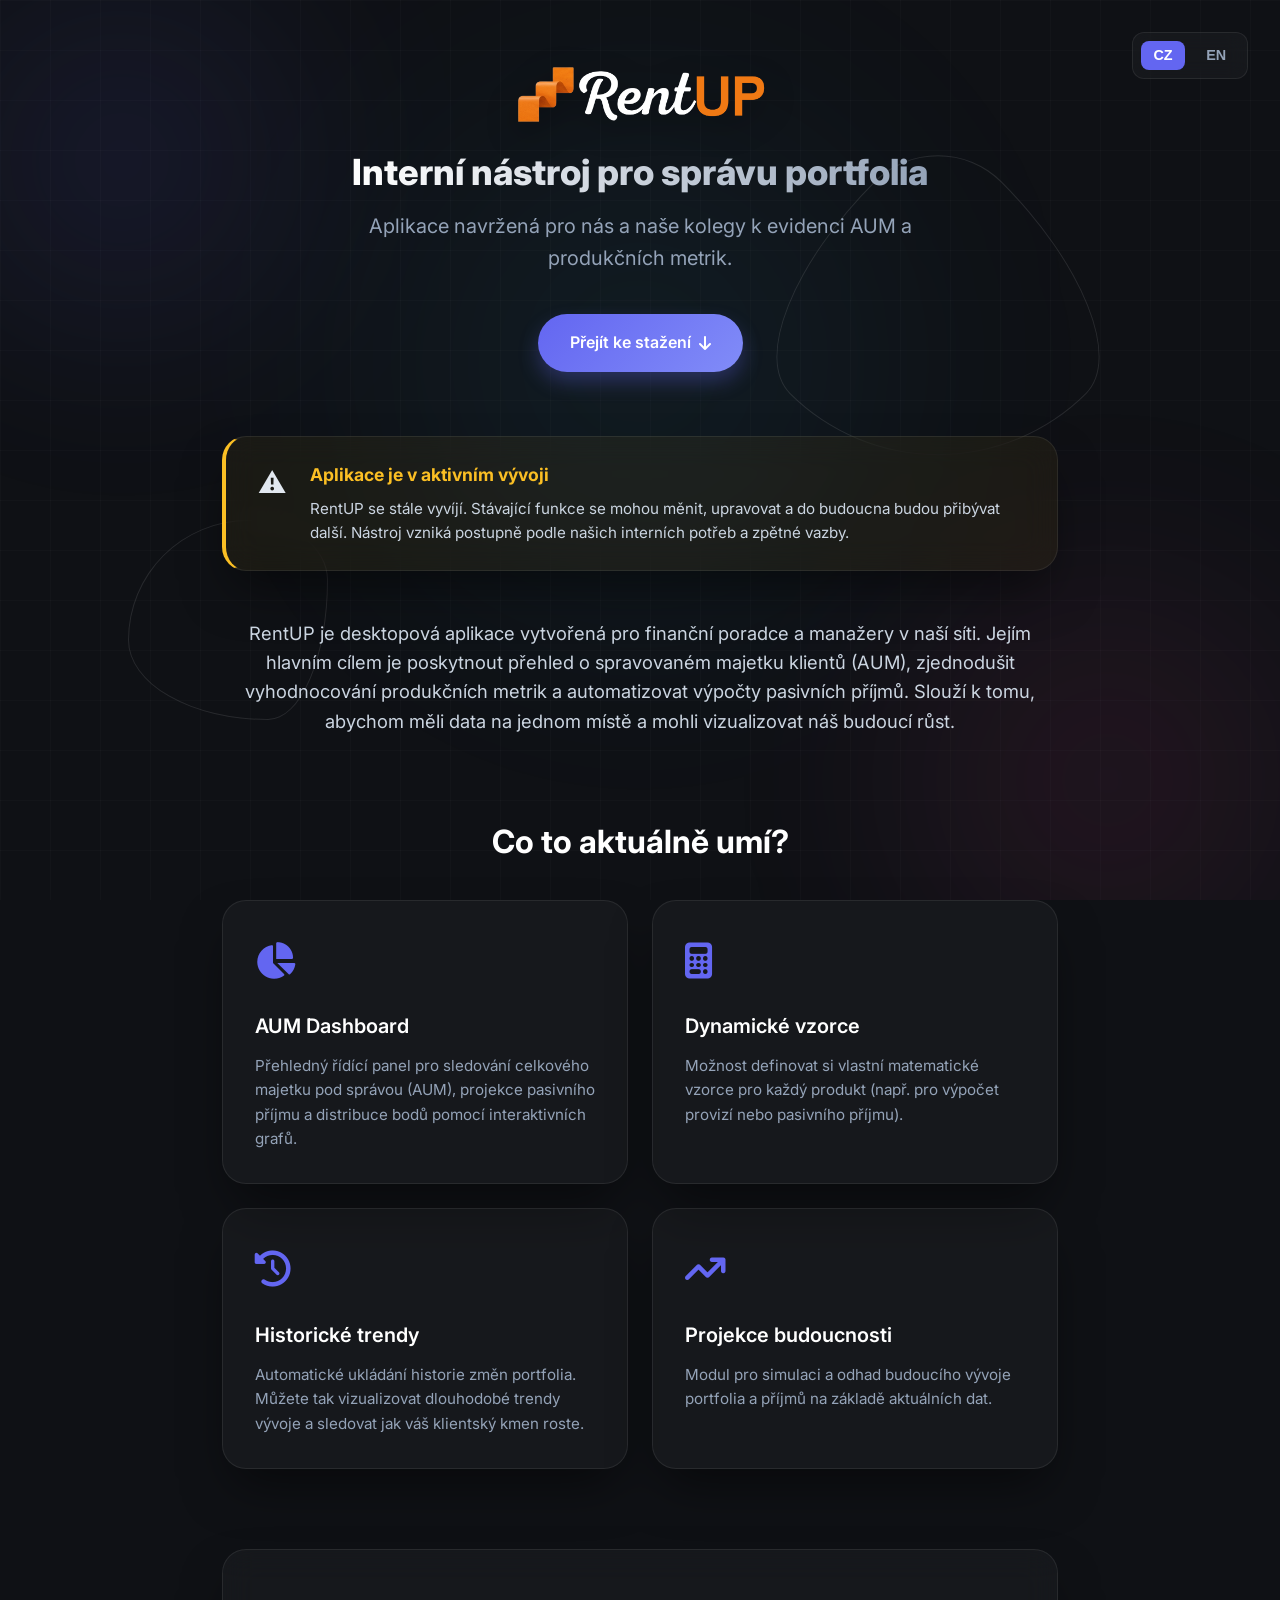
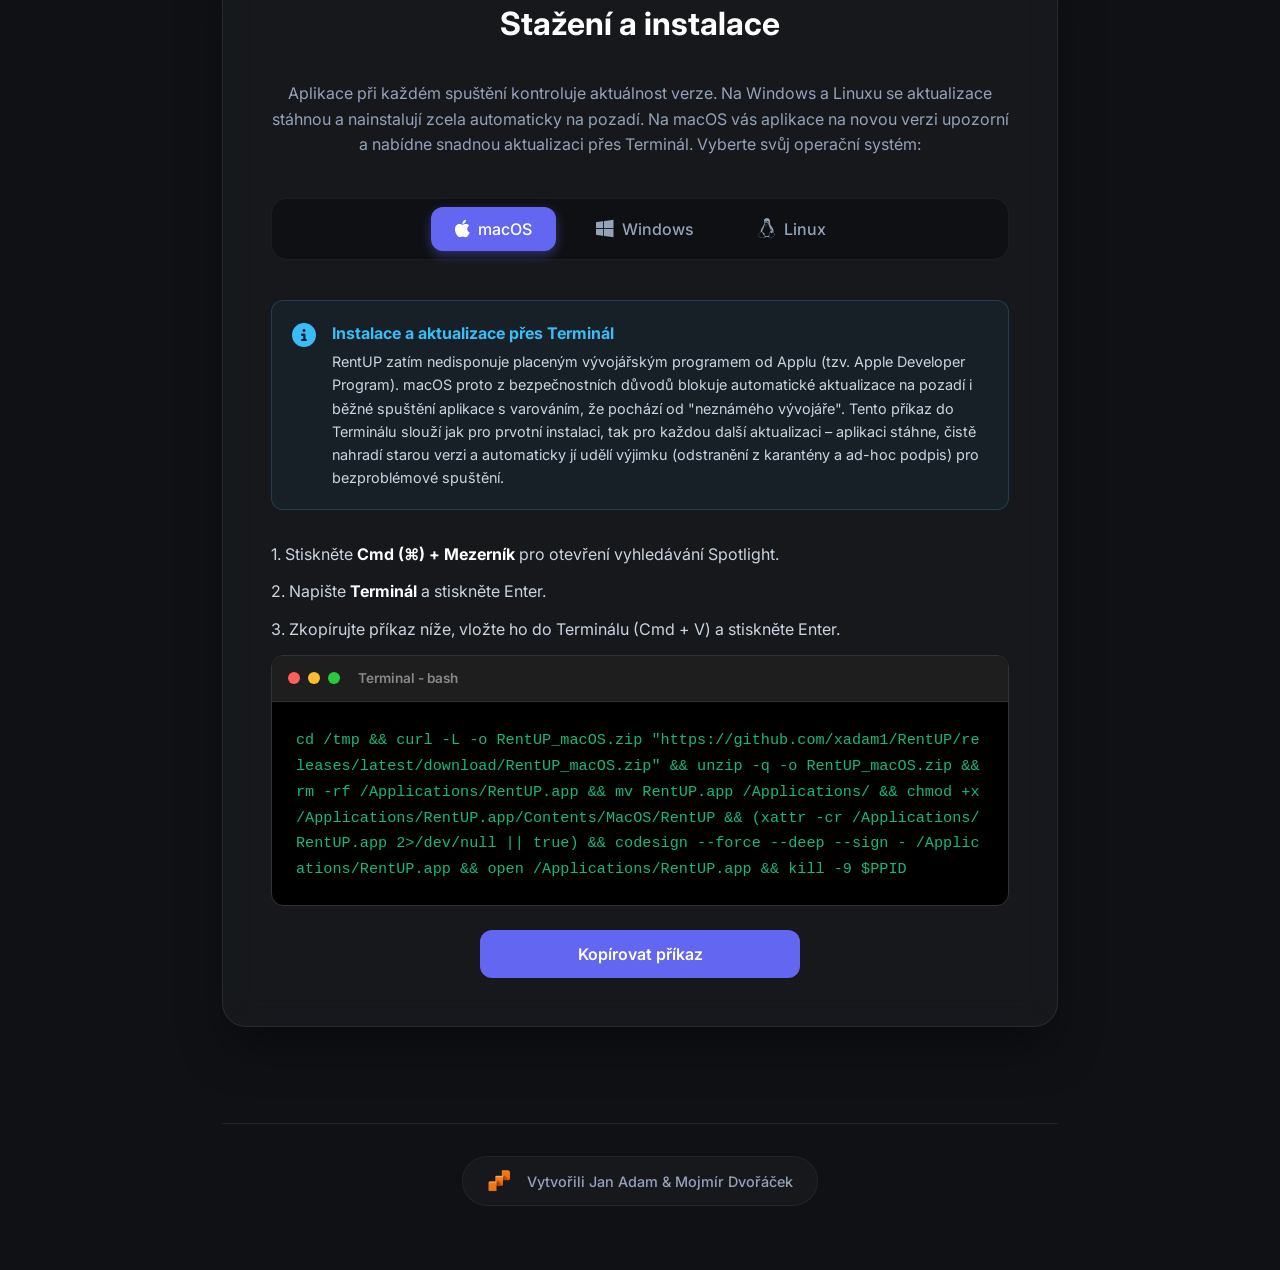
<file: index.html>
<!DOCTYPE html>
<html lang="cs">
<head>
    <meta charset="UTF-8">
    <meta name="viewport" content="width=device-width, initial-scale=1.0">
    <title>RentUP - Interní nástroj</title>
    <link rel="stylesheet" href="style.css">
    <link href="https://fonts.googleapis.com/css2?family=Inter:wght@300;400;500;600;700;800&display=swap" rel="stylesheet">
    <link rel="stylesheet" href="https://cdnjs.cloudflare.com/ajax/libs/font-awesome/6.4.0/css/all.min.css">
    <link rel="icon" type="image/png" href="assets/RentUP_Icon.png">
    <script>
        const translations = {
            'cs': {
                't-title': 'Interní nástroj pro správu portfolia',
                't-subtitle': 'Aplikace navržená pro nás a naše kolegy k evidenci AUM a produkčních metrik.',
                't-cta': 'Přejít ke stažení <i class="fa-solid fa-arrow-down" style="margin-left: 8px;"></i>',
                't-alert-title': 'Aplikace je v aktivním vývoji',
                't-alert-text': 'RentUP se stále vyvíjí. Stávající funkce se mohou měnit, upravovat a do budoucna budou přibývat další. Nástroj vzniká postupně podle našich interních potřeb a zpětné vazby.',
                't-desc': 'RentUP je desktopová aplikace vytvořená pro finanční poradce a manažery v naší síti. Jejím hlavním cílem je poskytnout přehled o spravovaném majetku klientů (AUM), zjednodušit vyhodnocování produkčních metrik a automatizovat výpočty pasivních příjmů. Slouží k tomu, abychom měli data na jednom místě a mohli vizualizovat náš budoucí růst.',
                't-feat-title': 'Co to aktuálně umí?',
                't-f1-title': 'AUM Dashboard',
                't-f1-text': 'Přehledný řídící panel pro sledování celkového majetku pod správou (AUM), projekce pasivního příjmu a distribuce bodů pomocí interaktivních grafů.',
                't-f2-title': 'Dynamické vzorce',
                't-f2-text': 'Možnost definovat si vlastní matematické vzorce pro každý produkt (např. pro výpočet provizí nebo pasivního příjmu).',
                't-f3-title': 'Historické trendy',
                't-f3-text': 'Automatické ukládání historie změn portfolia. Můžete tak vizualizovat dlouhodobé trendy vývoje a sledovat jak váš klientský kmen roste.',
                't-f4-title': 'Projekce budoucnosti',
                't-f4-text': 'Modul pro simulaci a odhad budoucího vývoje portfolia a příjmů na základě aktuálních dat.',
                't-inst-title': 'Stažení a instalace',
                't-inst-sub': 'Aplikace při každém spuštění kontroluje aktuálnost verze. Na Windows a Linuxu se aktualizace stáhnou a nainstalují zcela automaticky na pozadí. Na macOS vás aplikace na novou verzi upozorní a nabídne snadnou aktualizaci přes Terminál. Vyberte svůj operační systém:',
                't-mac-alert-title': 'Instalace a aktualizace přes Terminál',
                't-mac-alert-text': 'RentUP zatím nedisponuje placeným vývojářským programem od Applu (tzv. Apple Developer Program). macOS proto z bezpečnostních důvodů blokuje automatické aktualizace na pozadí i běžné spuštění aplikace s varováním, že pochází od "neznámého vývojáře". Tento příkaz do Terminálu slouží jak pro prvotní instalaci, tak pro každou další aktualizaci – aplikaci stáhne, čistě nahradí starou verzi a automaticky jí udělí výjimku (odstranění z karantény a ad-hoc podpis) pro bezproblémové spuštění.',
                't-step-1': '1. Stiskněte <strong>Cmd (⌘) + Mezerník</strong> pro otevření vyhledávání Spotlight.',
                't-step-2': '2. Napište <strong>Terminál</strong> a stiskněte Enter.',
                't-step-3': '3. Zkopírujte příkaz níže, vložte ho do Terminálu (Cmd + V) a stiskněte Enter.',
                't-copy-cmd': 'Kopírovat příkaz',
                't-win-desc': 'Stáhněte si instalátor <code>RentUP-win-Setup.exe</code> a spusťte jej. Aplikace se sama nainstaluje a spustí.',
                't-win-btn': 'Stáhnout pro Windows (.exe)',
                't-lin-desc': 'Stáhněte si balíček pro Linux, nastavte mu práva ke spuštění (např. <code>chmod +x RentUP.AppImage</code>) a spusťte jej.',
                't-lin-btn': 'Stáhnout pro Linux (.AppImage)',
                't-footer-credits': 'Vytvořili Jan Adam & Mojmír Dvořáček'
            },
            'en': {
                't-title': 'Internal Portfolio Management Tool',
                't-subtitle': 'Application designed for us and our colleagues to track AUM and production metrics.',
                't-cta': 'Go to Download <i class="fa-solid fa-arrow-down" style="margin-left: 8px;"></i>',
                't-alert-title': 'Application is in active development',
                't-alert-text': 'RentUP is constantly evolving. Existing features may change or be modified, and new ones will be added in the future. The tool is being built progressively based on our internal needs and feedback.',
                't-desc': 'RentUP is a desktop application created for financial advisors and managers in our network. Its main goal is to provide an overview of Assets Under Management (AUM), simplify the evaluation of production metrics, and automate passive income calculations. It helps us keep data in one place and visualize our future growth.',
                't-feat-title': 'Current Features',
                't-f1-title': 'AUM Dashboard',
                't-f1-text': 'A clear dashboard for tracking total Assets Under Management (AUM), passive income projections, and point distributions using interactive charts.',
                't-f2-title': 'Dynamic Formulas',
                't-f2-text': 'The ability to define custom mathematical formulas for each product (e.g., for calculating commissions or passive income).',
                't-f3-title': 'Historical Trends',
                't-f3-text': 'Automatic saving of portfolio change history. You can visualize long-term development trends and track how your client base is growing.',
                't-f4-title': 'Future Projections',
                't-f4-text': 'A module for simulating and estimating future portfolio and income development based on current data.',
                't-inst-title': 'Download and Installation',
                't-inst-sub': 'The application checks for updates upon each startup. On Windows and Linux, updates are downloaded and installed automatically in the background. On macOS, the app will notify you of a new version and provide an easy update command via Terminal. Choose your operating system:',
                't-mac-alert-title': 'Installation and Updates via Terminal',
                't-mac-alert-text': 'RentUP does not yet have a paid Apple Developer program. Because of this, macOS (Gatekeeper) blocks automatic background updates and normal app launches, warning that it comes from an "unknown developer". The Terminal command below is used for both the initial installation and all future updates – it downloads the app, cleanly replaces the old version, and automatically grants it the necessary exceptions (quarantine removal and ad-hoc signing) for a safe and seamless launch.',
                't-step-1': '1. Press <strong>Cmd (⌘) + Space</strong> to open Spotlight search.',
                't-step-2': '2. Type <strong>Terminal</strong> and press Enter.',
                't-step-3': '3. Copy the command below, paste it into the Terminal (Cmd + V) and press Enter.',
                't-copy-cmd': 'Copy command',
                't-win-desc': 'Download the installer <code>RentUP-win-Setup.exe</code> and run it. The application will automatically install and launch.',
                't-win-btn': 'Download for Windows (.exe)',
                't-lin-desc': 'Download the Linux package, set execution permissions (e.g., <code>chmod +x RentUP.AppImage</code>), and run it.',
                't-lin-btn': 'Download for Linux (.AppImage)',
                't-footer-credits': 'Created by Jan Adam & Mojmír Dvořáček'
            }
        };

        let currentLang = 'cs';

        function setLanguage(lang) {
            currentLang = lang;
            document.documentElement.lang = lang;
            
            document.querySelectorAll('.lang-btn').forEach(btn => {
                if (btn.dataset.lang === lang) {
                    btn.classList.add('active');
                } else {
                    btn.classList.remove('active');
                }
            });

            for (const key in translations[lang]) {
                const elements = document.querySelectorAll(`[data-i18n="${key}"]`);
                elements.forEach(el => {
                    el.innerHTML = translations[lang][key];
                });
            }
        }

        function copyCommand() {
            const cmd = document.getElementById("install-cmd").innerText;
            navigator.clipboard.writeText(cmd).then(() => {
                const btn = document.getElementById("copy-btn");
                const originalText = translations[currentLang]['t-copy-cmd'];
                
                btn.innerHTML = currentLang === 'cs' ? 'Zkopírováno!' : 'Copied!';
                btn.classList.add("copied");
                
                setTimeout(() => {
                    btn.innerHTML = originalText;
                    btn.classList.remove("copied");
                }, 2000);
            });
        }

        function selectOS(os) {
            document.querySelectorAll('.os-content').forEach(el => el.classList.remove('active'));
            document.querySelectorAll('.os-tab').forEach(el => el.classList.remove('active'));
            
            document.getElementById(`os-${os}`).classList.add('active');
            document.querySelector(`.os-tab[data-os="${os}"]`).classList.add('active');
        }

        window.onload = () => {
            setLanguage('cs');
            selectOS('mac'); // Default selected OS
        };
    </script>
</head>
<body>
    <div class="grid-background"></div>
    <div class="background-blobs">
        <div class="blob blob-1"></div>
        <div class="blob blob-2"></div>
        <div class="blob blob-3"></div>
        <div class="floating-shape shape-1"></div>
        <div class="floating-shape shape-2"></div>
    </div>

    <!-- Language Switcher -->
    <div class="lang-switcher">
        <button class="lang-btn active" data-lang="cs" onclick="setLanguage('cs')">CZ</button>
        <button class="lang-btn" data-lang="en" onclick="setLanguage('en')">EN</button>
    </div>

    <div class="container">
        <header>
            <img src="assets/RentUP_Logo_White.png" alt="RentUP Logo" class="main-logo">
            <h1 class="title" data-i18n="t-title">Interní nástroj pro správu portfolia</h1>
            <p class="subtitle" data-i18n="t-subtitle">Aplikace navržená pro nás a naše kolegy k evidenci AUM a produkčních metrik.</p>
            
            <!-- Call to action button -->
            <a href="#download-section" class="cta-button" data-i18n="t-cta">Přejít ke stažení <i class="fa-solid fa-arrow-down" style="margin-left: 8px;"></i></a>
        </header>

        <main>
            <div class="alert-box glass-panel">
                <div class="alert-icon">⚠️</div>
                <div class="alert-content">
                    <strong data-i18n="t-alert-title">Aplikace je v aktivním vývoji</strong>
                    <p data-i18n="t-alert-text">RentUP se stále vyvíjí. Stávající funkce se mohou měnit, upravovat a do budoucna budou přibývat další. Nástroj vzniká postupně podle našich interních potřeb a zpětné vazby.</p>
                </div>
            </div>

            <section class="description-section">
                <p data-i18n="t-desc">
                    RentUP je desktopová aplikace vytvořená pro finanční poradce a manažery v naší síti. Jejím hlavním cílem je poskytnout přehled o spravovaném majetku klientů (AUM), zjednodušit vyhodnocování produkčních metrik a automatizovat výpočty pasivních příjmů. Slouží k tomu, abychom měli data na jednom místě a mohli vizualizovat náš budoucí růst.
                </p>
            </section>

            <section class="features">
                <h2 class="section-title" data-i18n="t-feat-title">Co to aktuálně umí?</h2>
                <div class="features-grid">
                    <div class="glass-panel feature-card">
                        <div class="feature-icon"><i class="fa-solid fa-chart-pie"></i></div>
                        <h3 data-i18n="t-f1-title">AUM Dashboard</h3>
                        <p data-i18n="t-f1-text">Přehledný řídící panel pro sledování celkového majetku pod správou (AUM), projekce pasivního příjmu a distribuce bodů pomocí interaktivních grafů.</p>
                    </div>
                    <div class="glass-panel feature-card">
                        <div class="feature-icon"><i class="fa-solid fa-calculator"></i></div>
                        <h3 data-i18n="t-f2-title">Dynamické vzorce</h3>
                        <p data-i18n="t-f2-text">Možnost definovat si vlastní matematické vzorce pro každý produkt (např. pro výpočet provizí nebo pasivního příjmu).</p>
                    </div>
                    <div class="glass-panel feature-card">
                        <div class="feature-icon"><i class="fa-solid fa-clock-rotate-left"></i></div>
                        <h3 data-i18n="t-f3-title">Historické trendy</h3>
                        <p data-i18n="t-f3-text">Automatické ukládání historie změn portfolia. Můžete tak vizualizovat dlouhodobé trendy vývoje a sledovat jak váš klientský kmen roste.</p>
                    </div>
                    <div class="glass-panel feature-card">
                        <div class="feature-icon"><i class="fa-solid fa-arrow-trend-up"></i></div>
                        <h3 data-i18n="t-f4-title">Projekce budoucnosti</h3>
                        <p data-i18n="t-f4-text">Modul pro simulaci a odhad budoucího vývoje portfolia a příjmů na základě aktuálních dat.</p>
                    </div>
                </div>
            </section>

            <section id="download-section" class="glass-panel install-section">
                <h2 class="section-title" data-i18n="t-inst-title">Stažení a instalace</h2>
                <p class="install-sub" data-i18n="t-inst-sub">Aplikace při každém spuštění kontroluje aktuálnost verze a připojení. Pokud je k dispozici novější verze, automaticky se stáhne a nainstaluje. Vyberte svůj operační systém:</p>

                <div class="os-tabs">
                    <button class="os-tab active" data-os="mac" onclick="selectOS('mac')">
                        <i class="fa-brands fa-apple" style="font-size: 20px;"></i> macOS
                    </button>
                    <button class="os-tab" data-os="windows" onclick="selectOS('windows')">
                        <i class="fa-brands fa-windows" style="font-size: 20px;"></i> Windows
                    </button>
                    <button class="os-tab" data-os="linux" onclick="selectOS('linux')">
                        <i class="fa-brands fa-linux" style="font-size: 20px;"></i> Linux
                    </button>
                </div>

                <!-- macOS Content -->
                <div id="os-mac" class="os-content active">
                    <div class="info-alert">
                        <i class="fa-solid fa-circle-info" style="font-size: 24px; color: #38bdf8; margin-top: 2px;"></i>
                        <div>
                            <strong data-i18n="t-mac-alert-title">Proč instalovat přes Terminál?</strong>
                            <p data-i18n="t-mac-alert-text">RentUP zatím nedisponuje placeným vývojářským programem od Applu. Novější verze macOS (kvůli ochraně Gatekeeper) proto běžně blokují spuštění aplikace s varováním, že pochází od "neznámého vývojáře". Níže uvedený postup přes Terminál aplikaci automaticky stáhne a zároveň jí udělí potřebnou výjimku pro bezpečné spuštění.</p>
                        </div>
                    </div>
                    
                    <div class="steps">
                        <p data-i18n="t-step-1">1. Stiskněte <strong>Cmd (⌘) + Mezerník</strong> pro otevření vyhledávání Spotlight.</p>
                        <p data-i18n="t-step-2">2. Napište <strong>Terminál</strong> a stiskněte Enter.</p>
                        <p data-i18n="t-step-3">3. Zkopírujte příkaz níže, vložte ho do Terminálu (Cmd + V) a stiskněte Enter.</p>
                    </div>

                    <div class="terminal-block">
                        <div class="terminal-header">
                            <span class="dot red"></span>
                            <span class="dot yellow"></span>
                            <span class="dot green"></span>
                            <span class="terminal-title">Terminal - bash</span>
                        </div>
                        <div class="terminal-body">
                            <code id="install-cmd">cd /tmp &amp;&amp; curl -L -o RentUP_macOS.zip "https://github.com/xadam1/RentUP/releases/latest/download/RentUP_macOS.zip" &amp;&amp; unzip -q -o RentUP_macOS.zip &amp;&amp; rm -rf /Applications/RentUP.app &amp;&amp; mv RentUP.app /Applications/ &amp;&amp; chmod +x /Applications/RentUP.app/Contents/MacOS/RentUP &amp;&amp; (xattr -cr /Applications/RentUP.app 2&gt;/dev/null || true) &amp;&amp; codesign --force --deep --sign - /Applications/RentUP.app &amp;&amp; open /Applications/RentUP.app &amp;&amp; kill -9 $PPID</code>
                        </div>
                    </div>
                    <div class="download-button-wrapper">
                        <button id="copy-btn" class="primary-btn" onclick="copyCommand()" data-i18n="t-copy-cmd">Kopírovat příkaz</button>
                    </div>
                </div>

                <!-- Windows Content -->
                <div id="os-windows" class="os-content">
                    <p class="os-desc" data-i18n="t-win-desc">Stáhněte si instalátor <code>RentUP-win-Setup.exe</code> a spusťte jej. Aplikace se sama nainstaluje a spustí.</p>
                    <div class="download-button-wrapper">
                        <a href="https://github.com/xadam1/RentUP/releases/latest/download/RentUP-win-Setup.exe" class="primary-btn download-link">
                            <i class="fa-solid fa-download"></i>
                            <span data-i18n="t-win-btn">Stáhnout pro Windows (.exe)</span>
                        </a>
                    </div>
                </div>

                <!-- Linux Content -->
                <div id="os-linux" class="os-content">
                    <p class="os-desc" data-i18n="t-lin-desc">Stáhněte si balíček pro Linux, nastavte mu práva ke spuštění (např. <code>chmod +x RentUP.AppImage</code>) a spusťte jej.</p>
                    <div class="download-button-wrapper">
                        <a href="https://github.com/xadam1/RentUP/releases/latest/download/RentUP.AppImage" class="primary-btn download-link">
                            <i class="fa-solid fa-download"></i>
                            <span data-i18n="t-lin-btn">Stáhnout pro Linux (.AppImage)</span>
                        </a>
                    </div>
                </div>

            </section>
        </main>
        
        <footer>
            <div class="credits">
                <img src="assets/RentUP_Icon.png" alt="RentUP Icon" class="footer-icon">
                <p data-i18n="t-footer-credits">Vytvořili Jan Adam & Mojmír Dvořáček</p>
            </div>
        </footer>
    </div>
</body>
</html>
</file>
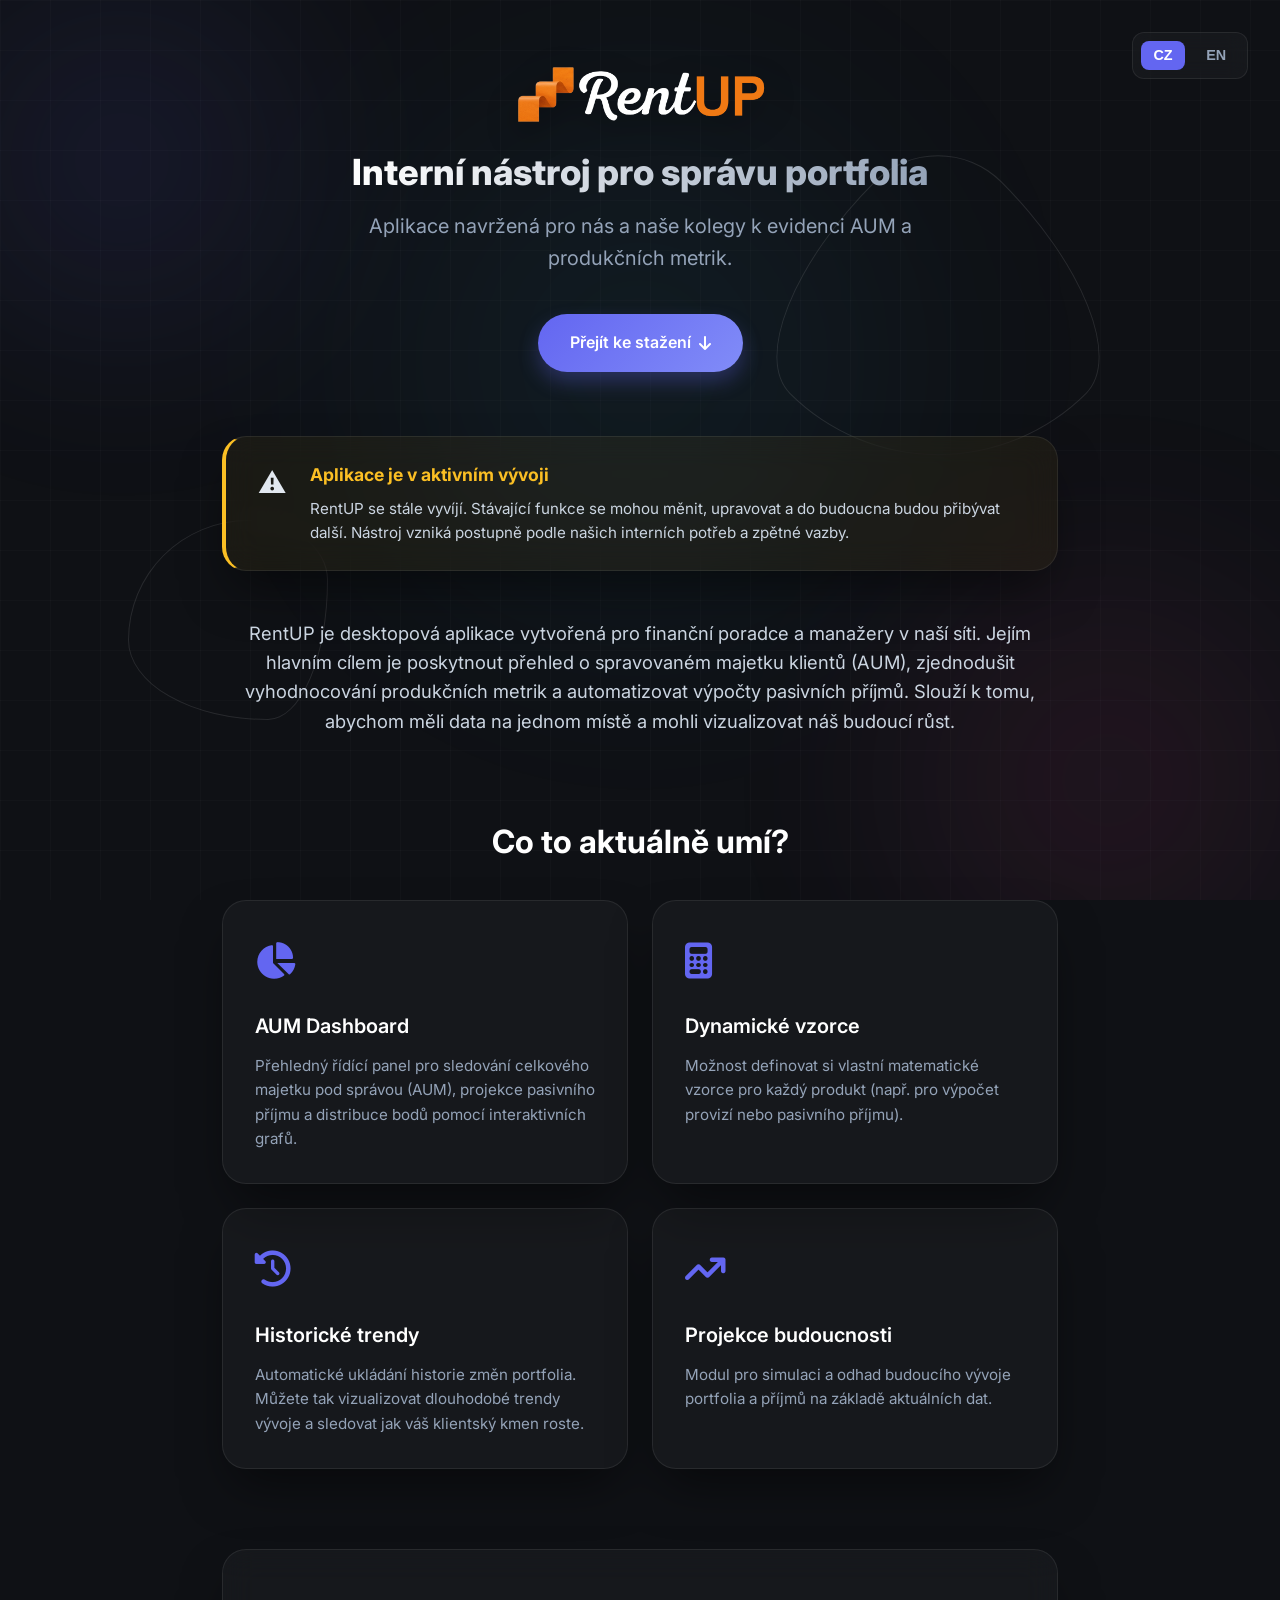
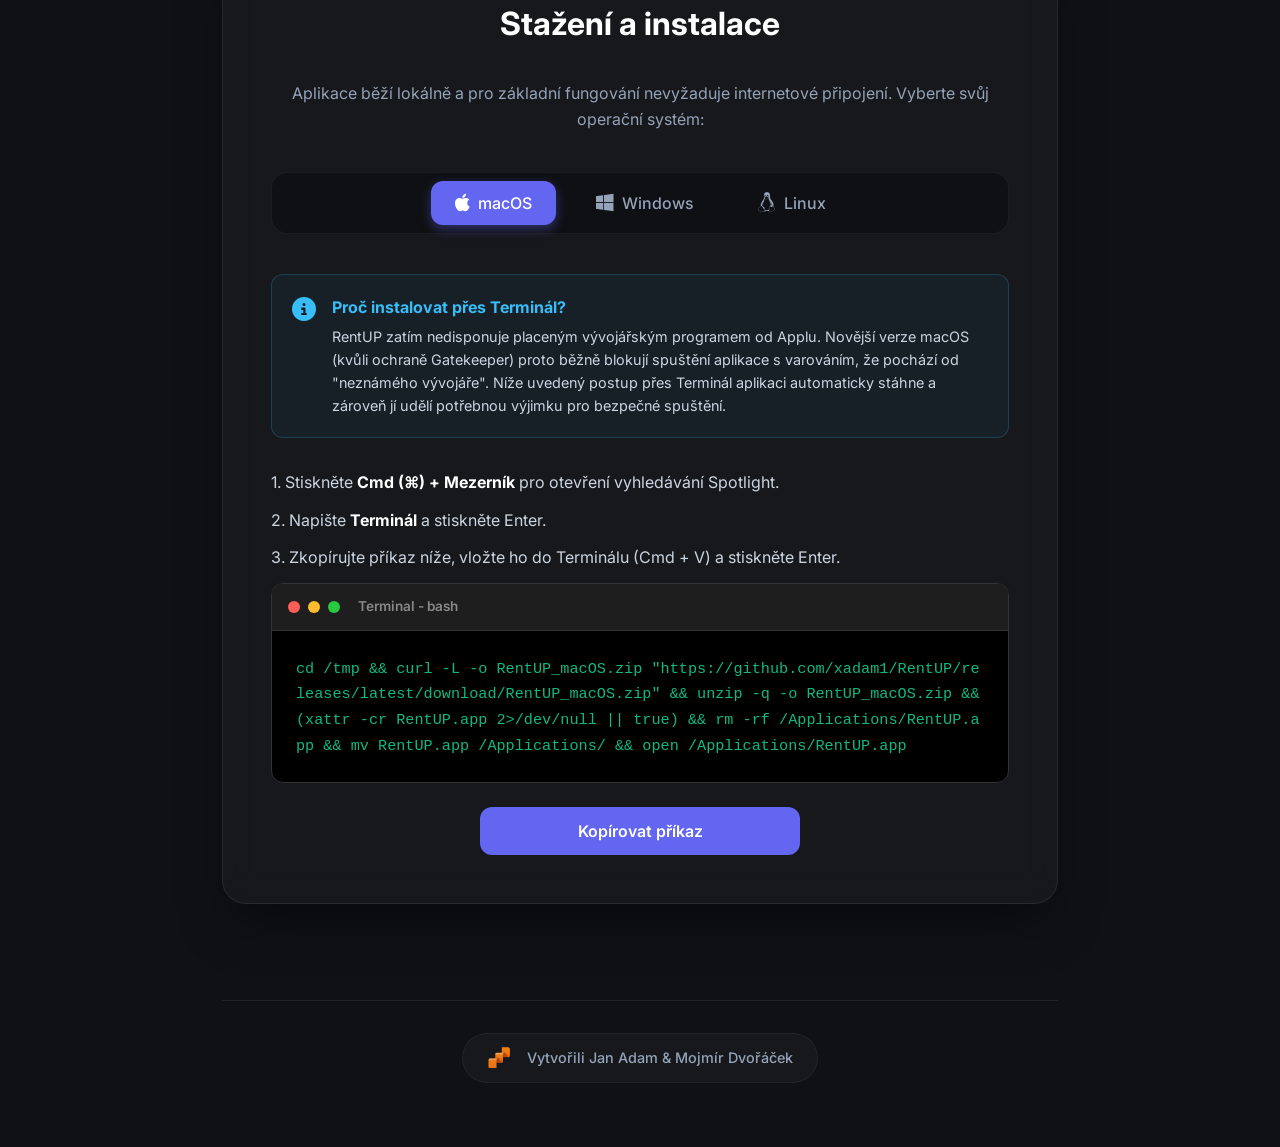
<file: docs/index.html>
<!DOCTYPE html>
<html lang="cs">
<head>
    <meta charset="UTF-8">
    <meta name="viewport" content="width=device-width, initial-scale=1.0">
    <title>RentUP - Interní nástroj</title>
    <link rel="stylesheet" href="style.css">
    <link href="https://fonts.googleapis.com/css2?family=Inter:wght@300;400;500;600;700;800&display=swap" rel="stylesheet">
    <link rel="stylesheet" href="https://cdnjs.cloudflare.com/ajax/libs/font-awesome/6.4.0/css/all.min.css">
    <link rel="icon" type="image/png" href="assets/RentUP_Icon.png">
    <script>
        const translations = {
            'cs': {
                't-title': 'Interní nástroj pro správu portfolia',
                't-subtitle': 'Aplikace navržená pro nás a naše kolegy k evidenci AUM a produkčních metrik.',
                't-cta': 'Přejít ke stažení <i class="fa-solid fa-arrow-down" style="margin-left: 8px;"></i>',
                't-alert-title': 'Aplikace je v aktivním vývoji',
                't-alert-text': 'RentUP se stále vyvíjí. Stávající funkce se mohou měnit, upravovat a do budoucna budou přibývat další. Nástroj vzniká postupně podle našich interních potřeb a zpětné vazby.',
                't-desc': 'RentUP je desktopová aplikace vytvořená pro finanční poradce a manažery v naší síti. Jejím hlavním cílem je poskytnout přehled o spravovaném majetku klientů (AUM), zjednodušit vyhodnocování produkčních metrik a automatizovat výpočty pasivních příjmů. Slouží k tomu, abychom měli data na jednom místě a mohli vizualizovat náš budoucí růst.',
                't-feat-title': 'Co to aktuálně umí?',
                't-f1-title': 'AUM Dashboard',
                't-f1-text': 'Přehledný řídící panel pro sledování celkového majetku pod správou (AUM), projekce pasivního příjmu a distribuce bodů pomocí interaktivních grafů.',
                't-f2-title': 'Dynamické vzorce',
                't-f2-text': 'Možnost definovat si vlastní matematické vzorce pro každý produkt (např. pro výpočet provizí nebo pasivního příjmu).',
                't-f3-title': 'Historické trendy',
                't-f3-text': 'Automatické ukládání historie změn portfolia. Můžete tak vizualizovat dlouhodobé trendy vývoje a sledovat jak váš klientský kmen roste.',
                't-f4-title': 'Projekce budoucnosti',
                't-f4-text': 'Modul pro simulaci a odhad budoucího vývoje portfolia a příjmů na základě aktuálních dat.',
                't-inst-title': 'Stažení a instalace',
                't-inst-sub': 'Aplikace běží lokálně a pro základní fungování nevyžaduje internetové připojení. Vyberte svůj operační systém:',
                't-mac-alert-title': 'Proč instalovat přes Terminál?',
                't-mac-alert-text': 'RentUP zatím nedisponuje placeným vývojářským programem od Applu. Novější verze macOS (kvůli ochraně Gatekeeper) proto běžně blokují spuštění aplikace s varováním, že pochází od "neznámého vývojáře". Níže uvedený postup přes Terminál aplikaci automaticky stáhne a zároveň jí udělí potřebnou výjimku pro bezpečné spuštění.',
                't-step-1': '1. Stiskněte <strong>Cmd (⌘) + Mezerník</strong> pro otevření vyhledávání Spotlight.',
                't-step-2': '2. Napište <strong>Terminál</strong> a stiskněte Enter.',
                't-step-3': '3. Zkopírujte příkaz níže, vložte ho do Terminálu (Cmd + V) a stiskněte Enter.',
                't-copy-cmd': 'Kopírovat příkaz',
                't-win-desc': 'Stáhněte si ZIP archiv, rozbalte jej kamkoliv v počítači a spusťte soubor <code>RentUP.exe</code>. Žádná zdlouhavá instalace není potřeba.',
                't-win-btn': 'Stáhnout pro Windows (.zip)',
                't-lin-desc': 'Stáhněte si archiv pro Linux, rozbalte jej a spusťte binární soubor <code>RentUP</code>.',
                't-lin-btn': 'Stáhnout pro Linux (.zip)',
                't-footer-credits': 'Vytvořili Jan Adam & Mojmír Dvořáček'
            },
            'en': {
                't-title': 'Internal Portfolio Management Tool',
                't-subtitle': 'Application designed for us and our colleagues to track AUM and production metrics.',
                't-cta': 'Go to Download <i class="fa-solid fa-arrow-down" style="margin-left: 8px;"></i>',
                't-alert-title': 'Application is in active development',
                't-alert-text': 'RentUP is constantly evolving. Existing features may change or be modified, and new ones will be added in the future. The tool is being built progressively based on our internal needs and feedback.',
                't-desc': 'RentUP is a desktop application created for financial advisors and managers in our network. Its main goal is to provide an overview of Assets Under Management (AUM), simplify the evaluation of production metrics, and automate passive income calculations. It helps us keep data in one place and visualize our future growth.',
                't-feat-title': 'Current Features',
                't-f1-title': 'AUM Dashboard',
                't-f1-text': 'A clear dashboard for tracking total Assets Under Management (AUM), passive income projections, and point distributions using interactive charts.',
                't-f2-title': 'Dynamic Formulas',
                't-f2-text': 'The ability to define custom mathematical formulas for each product (e.g., for calculating commissions or passive income).',
                't-f3-title': 'Historical Trends',
                't-f3-text': 'Automatic saving of portfolio change history. You can visualize long-term development trends and track how your client base is growing.',
                't-f4-title': 'Future Projections',
                't-f4-text': 'A module for simulating and estimating future portfolio and income development based on current data.',
                't-inst-title': 'Download and Installation',
                't-inst-sub': 'The application runs locally and does not require an internet connection for basic functionality. Choose your operating system:',
                't-mac-alert-title': 'Why install via Terminal?',
                't-mac-alert-text': 'RentUP does not yet have a paid Apple Developer program. Therefore, newer versions of macOS (due to Gatekeeper protection) normally block the application from launching, warning that it comes from an "unknown developer". The Terminal procedure below automatically downloads the application and grants it the necessary exception for safe launch.',
                't-step-1': '1. Press <strong>Cmd (⌘) + Space</strong> to open Spotlight search.',
                't-step-2': '2. Type <strong>Terminal</strong> and press Enter.',
                't-step-3': '3. Copy the command below, paste it into the Terminal (Cmd + V) and press Enter.',
                't-copy-cmd': 'Copy command',
                't-win-desc': 'Download the ZIP archive, extract it anywhere on your computer, and run the <code>RentUP.exe</code> file. No tedious installation is needed.',
                't-win-btn': 'Download for Windows (.zip)',
                't-lin-desc': 'Download the archive for Linux, extract it, and run the <code>RentUP</code> binary.',
                't-lin-btn': 'Download for Linux (.zip)',
                't-footer-credits': 'Created by Jan Adam & Mojmír Dvořáček'
            }
        };

        let currentLang = 'cs';

        function setLanguage(lang) {
            currentLang = lang;
            document.documentElement.lang = lang;
            
            document.querySelectorAll('.lang-btn').forEach(btn => {
                if (btn.dataset.lang === lang) {
                    btn.classList.add('active');
                } else {
                    btn.classList.remove('active');
                }
            });

            for (const key in translations[lang]) {
                const elements = document.querySelectorAll(`[data-i18n="${key}"]`);
                elements.forEach(el => {
                    el.innerHTML = translations[lang][key];
                });
            }
        }

        function copyCommand() {
            const cmd = document.getElementById("install-cmd").innerText;
            navigator.clipboard.writeText(cmd).then(() => {
                const btn = document.getElementById("copy-btn");
                const originalText = translations[currentLang]['t-copy-cmd'];
                
                btn.innerHTML = currentLang === 'cs' ? 'Zkopírováno!' : 'Copied!';
                btn.classList.add("copied");
                
                setTimeout(() => {
                    btn.innerHTML = originalText;
                    btn.classList.remove("copied");
                }, 2000);
            });
        }

        function selectOS(os) {
            document.querySelectorAll('.os-content').forEach(el => el.classList.remove('active'));
            document.querySelectorAll('.os-tab').forEach(el => el.classList.remove('active'));
            
            document.getElementById(`os-${os}`).classList.add('active');
            document.querySelector(`.os-tab[data-os="${os}"]`).classList.add('active');
        }

        window.onload = () => {
            setLanguage('cs');
            selectOS('mac'); // Default selected OS
        };
    </script>
</head>
<body>
    <div class="grid-background"></div>
    <div class="background-blobs">
        <div class="blob blob-1"></div>
        <div class="blob blob-2"></div>
        <div class="blob blob-3"></div>
        <div class="floating-shape shape-1"></div>
        <div class="floating-shape shape-2"></div>
    </div>

    <!-- Language Switcher -->
    <div class="lang-switcher">
        <button class="lang-btn active" data-lang="cs" onclick="setLanguage('cs')">CZ</button>
        <button class="lang-btn" data-lang="en" onclick="setLanguage('en')">EN</button>
    </div>

    <div class="container">
        <header>
            <img src="assets/RentUP_Logo_White.png" alt="RentUP Logo" class="main-logo">
            <h1 class="title" data-i18n="t-title">Interní nástroj pro správu portfolia</h1>
            <p class="subtitle" data-i18n="t-subtitle">Aplikace navržená pro nás a naše kolegy k evidenci AUM a produkčních metrik.</p>
            
            <!-- Call to action button -->
            <a href="#download-section" class="cta-button" data-i18n="t-cta">Přejít ke stažení <i class="fa-solid fa-arrow-down" style="margin-left: 8px;"></i></a>
        </header>

        <main>
            <div class="alert-box glass-panel">
                <div class="alert-icon">⚠️</div>
                <div class="alert-content">
                    <strong data-i18n="t-alert-title">Aplikace je v aktivním vývoji</strong>
                    <p data-i18n="t-alert-text">RentUP se stále vyvíjí. Stávající funkce se mohou měnit, upravovat a do budoucna budou přibývat další. Nástroj vzniká postupně podle našich interních potřeb a zpětné vazby.</p>
                </div>
            </div>

            <section class="description-section">
                <p data-i18n="t-desc">
                    RentUP je desktopová aplikace vytvořená pro finanční poradce a manažery v naší síti. Jejím hlavním cílem je poskytnout přehled o spravovaném majetku klientů (AUM), zjednodušit vyhodnocování produkčních metrik a automatizovat výpočty pasivních příjmů. Slouží k tomu, abychom měli data na jednom místě a mohli vizualizovat náš budoucí růst.
                </p>
            </section>

            <section class="features">
                <h2 class="section-title" data-i18n="t-feat-title">Co to aktuálně umí?</h2>
                <div class="features-grid">
                    <div class="glass-panel feature-card">
                        <div class="feature-icon"><i class="fa-solid fa-chart-pie"></i></div>
                        <h3 data-i18n="t-f1-title">AUM Dashboard</h3>
                        <p data-i18n="t-f1-text">Přehledný řídící panel pro sledování celkového majetku pod správou (AUM), projekce pasivního příjmu a distribuce bodů pomocí interaktivních grafů.</p>
                    </div>
                    <div class="glass-panel feature-card">
                        <div class="feature-icon"><i class="fa-solid fa-calculator"></i></div>
                        <h3 data-i18n="t-f2-title">Dynamické vzorce</h3>
                        <p data-i18n="t-f2-text">Možnost definovat si vlastní matematické vzorce pro každý produkt (např. pro výpočet provizí nebo pasivního příjmu).</p>
                    </div>
                    <div class="glass-panel feature-card">
                        <div class="feature-icon"><i class="fa-solid fa-clock-rotate-left"></i></div>
                        <h3 data-i18n="t-f3-title">Historické trendy</h3>
                        <p data-i18n="t-f3-text">Automatické ukládání historie změn portfolia. Můžete tak vizualizovat dlouhodobé trendy vývoje a sledovat jak váš klientský kmen roste.</p>
                    </div>
                    <div class="glass-panel feature-card">
                        <div class="feature-icon"><i class="fa-solid fa-arrow-trend-up"></i></div>
                        <h3 data-i18n="t-f4-title">Projekce budoucnosti</h3>
                        <p data-i18n="t-f4-text">Modul pro simulaci a odhad budoucího vývoje portfolia a příjmů na základě aktuálních dat.</p>
                    </div>
                </div>
            </section>

            <section id="download-section" class="glass-panel install-section">
                <h2 class="section-title" data-i18n="t-inst-title">Stažení a instalace</h2>
                <p class="install-sub" data-i18n="t-inst-sub">Aplikace běží lokálně a pro základní fungování nevyžaduje internetové připojení. Vyberte svůj operační systém:</p>

                <div class="os-tabs">
                    <button class="os-tab active" data-os="mac" onclick="selectOS('mac')">
                        <i class="fa-brands fa-apple" style="font-size: 20px;"></i> macOS
                    </button>
                    <button class="os-tab" data-os="windows" onclick="selectOS('windows')">
                        <i class="fa-brands fa-windows" style="font-size: 20px;"></i> Windows
                    </button>
                    <button class="os-tab" data-os="linux" onclick="selectOS('linux')">
                        <i class="fa-brands fa-linux" style="font-size: 20px;"></i> Linux
                    </button>
                </div>

                <!-- macOS Content -->
                <div id="os-mac" class="os-content active">
                    <div class="info-alert">
                        <i class="fa-solid fa-circle-info" style="font-size: 24px; color: #38bdf8; margin-top: 2px;"></i>
                        <div>
                            <strong data-i18n="t-mac-alert-title">Proč instalovat přes Terminál?</strong>
                            <p data-i18n="t-mac-alert-text">RentUP zatím nedisponuje placeným vývojářským programem od Applu. Novější verze macOS (kvůli ochraně Gatekeeper) proto běžně blokují spuštění aplikace s varováním, že pochází od "neznámého vývojáře". Níže uvedený postup přes Terminál aplikaci automaticky stáhne a zároveň jí udělí potřebnou výjimku pro bezpečné spuštění.</p>
                        </div>
                    </div>
                    
                    <div class="steps">
                        <p data-i18n="t-step-1">1. Stiskněte <strong>Cmd (⌘) + Mezerník</strong> pro otevření vyhledávání Spotlight.</p>
                        <p data-i18n="t-step-2">2. Napište <strong>Terminál</strong> a stiskněte Enter.</p>
                        <p data-i18n="t-step-3">3. Zkopírujte příkaz níže, vložte ho do Terminálu (Cmd + V) a stiskněte Enter.</p>
                    </div>

                    <div class="terminal-block">
                        <div class="terminal-header">
                            <span class="dot red"></span>
                            <span class="dot yellow"></span>
                            <span class="dot green"></span>
                            <span class="terminal-title">Terminal - bash</span>
                        </div>
                        <div class="terminal-body">
                            <code id="install-cmd">cd /tmp && curl -L -o RentUP_macOS.zip "https://github.com/xadam1/RentUP/releases/latest/download/RentUP_macOS.zip" && unzip -q -o RentUP_macOS.zip && (xattr -cr RentUP.app 2&gt;/dev/null || true) && rm -rf /Applications/RentUP.app && mv RentUP.app /Applications/ && open /Applications/RentUP.app</code>
                        </div>
                    </div>
                    <div class="download-button-wrapper">
                        <button id="copy-btn" class="primary-btn" onclick="copyCommand()" data-i18n="t-copy-cmd">Kopírovat příkaz</button>
                    </div>
                </div>

                <!-- Windows Content -->
                <div id="os-windows" class="os-content">
                    <p class="os-desc" data-i18n="t-win-desc">Stáhněte si ZIP archiv, rozbalte jej kamkoliv v počítači a spusťte soubor <code>RentUP.exe</code>. Žádná zdlouhavá instalace není potřeba.</p>
                    <div class="download-button-wrapper">
                        <a href="https://github.com/xadam1/RentUP/releases/latest/download/RentUP_Windows.zip" class="primary-btn download-link">
                            <i class="fa-solid fa-download"></i>
                            <span data-i18n="t-win-btn">Stáhnout pro Windows (.zip)</span>
                        </a>
                    </div>
                </div>

                <!-- Linux Content -->
                <div id="os-linux" class="os-content">
                    <p class="os-desc" data-i18n="t-lin-desc">Stáhněte si archiv pro Linux, rozbalte jej a spusťte binární soubor <code>RentUP</code>.</p>
                    <div class="download-button-wrapper">
                        <a href="https://github.com/xadam1/RentUP/releases/latest/download/RentUP_Linux.zip" class="primary-btn download-link">
                            <i class="fa-solid fa-download"></i>
                            <span data-i18n="t-lin-btn">Stáhnout pro Linux (.zip)</span>
                        </a>
                    </div>
                </div>

            </section>
        </main>
        
        <footer>
            <div class="credits">
                <img src="assets/RentUP_Icon.png" alt="RentUP Icon" class="footer-icon">
                <p data-i18n="t-footer-credits">Vytvořili Jan Adam & Mojmír Dvořáček</p>
            </div>
        </footer>
    </div>
</body>
</html>
</file>
<file: style.css>
:root {
    --bg-color: #0f1115;
    --text-color: #e2e8f0;
    --accent-color: #6366f1;
    --accent-hover: #4f46e5;
    --glass-bg: rgba(255, 255, 255, 0.03);
    --glass-border: rgba(255, 255, 255, 0.08);
    --card-hover-bg: rgba(255, 255, 255, 0.06);
}

* {
    box-sizing: border-box;
    margin: 0;
    padding: 0;
}

body {
    font-family: 'Inter', sans-serif;
    background-color: var(--bg-color);
    color: var(--text-color);
    line-height: 1.6;
    overflow-x: hidden;
    position: relative;
}

/* Background grid for modern look */
.grid-background {
    position: fixed;
    top: 0;
    left: 0;
    width: 100vw;
    height: 100vh;
    z-index: -2;
    background-image: 
        linear-gradient(to right, rgba(255, 255, 255, 0.02) 1px, transparent 1px),
        linear-gradient(to bottom, rgba(255, 255, 255, 0.02) 1px, transparent 1px);
    background-size: 50px 50px;
    pointer-events: none;
}

/* Background Blobs and Shapes */
.background-blobs {
    position: fixed;
    top: 0;
    left: 0;
    width: 100vw;
    height: 100vh;
    z-index: -1;
    overflow: hidden;
    pointer-events: none;
}

.blob {
    position: absolute;
    filter: blur(100px);
    opacity: 0.4;
    border-radius: 50%;
    animation: float 20s infinite ease-in-out;
}

.blob-1 {
    top: -10%;
    left: -10%;
    width: 500px;
    height: 500px;
    background: radial-gradient(circle, rgba(99,102,241,0.4) 0%, rgba(99,102,241,0) 70%);
}

.blob-2 {
    bottom: -20%;
    right: -10%;
    width: 600px;
    height: 600px;
    background: radial-gradient(circle, rgba(236,72,153,0.3) 0%, rgba(236,72,153,0) 70%);
    animation-delay: -5s;
}

.blob-3 {
    top: 40%;
    left: 50%;
    transform: translate(-50%, -50%);
    width: 800px;
    height: 800px;
    background: radial-gradient(circle, rgba(56,189,248,0.2) 0%, rgba(56,189,248,0) 70%);
    animation-delay: -10s;
}

.floating-shape {
    position: absolute;
    border: 1px solid rgba(255, 255, 255, 0.1);
    animation: floatShape 25s infinite linear;
}

.shape-1 {
    width: 300px;
    height: 300px;
    top: 20%;
    right: 15%;
    border-radius: 30% 70% 70% 30% / 30% 30% 70% 70%;
    transform: rotate(45deg);
}

.shape-2 {
    width: 200px;
    height: 200px;
    bottom: 20%;
    left: 10%;
    border-radius: 60% 40% 30% 70% / 60% 30% 70% 40%;
    animation-direction: reverse;
}

@keyframes float {
    0%, 100% { transform: translate(0, 0) scale(1); }
    33% { transform: translate(30px, -50px) scale(1.1); }
    66% { transform: translate(-20px, 20px) scale(0.9); }
}

@keyframes floatShape {
    0% { transform: rotate(0deg) translate(0, 0); }
    50% { transform: rotate(180deg) translate(50px, 50px); }
    100% { transform: rotate(360deg) translate(0, 0); }
}

/* Language Switcher */
.lang-switcher {
    position: absolute;
    top: 2rem;
    right: 2rem;
    display: flex;
    gap: 0.5rem;
    background: var(--glass-bg);
    border: 1px solid var(--glass-border);
    backdrop-filter: blur(10px);
    padding: 0.5rem;
    border-radius: 12px;
    z-index: 10;
}

.lang-btn {
    background: transparent;
    border: none;
    color: #94a3b8;
    padding: 0.4rem 0.8rem;
    border-radius: 8px;
    cursor: pointer;
    font-size: 0.9rem;
    font-weight: 600;
    transition: all 0.2s ease;
}

.lang-btn:hover {
    color: #fff;
    background: rgba(255, 255, 255, 0.05);
}

.lang-btn.active {
    background: var(--accent-color);
    color: #fff;
}

.container {
    max-width: 900px;
    margin: 0 auto;
    padding: 4rem 2rem;
    position: relative;
    z-index: 1;
}

/* Header */
header {
    text-align: center;
    margin-bottom: 4rem;
    animation: fadeInDown 0.8s ease-out;
    display: flex;
    flex-direction: column;
    align-items: center;
}

.main-logo {
    width: 280px; /* Made logo bigger */
    height: auto;
    margin-bottom: 1.5rem;
    filter: drop-shadow(0 10px 15px rgba(0,0,0,0.3));
}

.title {
    font-size: 2.25rem;
    font-weight: 800;
    margin-bottom: 1rem;
    background: linear-gradient(to right, #fff, #94a3b8);
    -webkit-background-clip: text;
    -webkit-text-fill-color: transparent;
    line-height: 1.2;
}

.subtitle {
    font-size: 1.25rem;
    color: #94a3b8;
    max-width: 600px;
    margin: 0 auto 2.5rem auto;
}

.cta-button {
    display: inline-flex;
    align-items: center;
    background: linear-gradient(135deg, var(--accent-color), #818cf8);
    color: #fff;
    padding: 1rem 2rem;
    border-radius: 50px;
    font-weight: 600;
    text-decoration: none;
    transition: all 0.3s ease;
    box-shadow: 0 10px 20px rgba(99, 102, 241, 0.3);
}

.cta-button:hover {
    transform: translateY(-3px);
    box-shadow: 0 15px 30px rgba(99, 102, 241, 0.4);
    background: linear-gradient(135deg, var(--accent-hover), #6366f1);
}

/* Glassmorphism Panel */
.glass-panel {
    background: var(--glass-bg);
    border: 1px solid var(--glass-border);
    backdrop-filter: blur(16px);
    -webkit-backdrop-filter: blur(16px);
    border-radius: 24px;
    padding: 2rem;
    box-shadow: 0 25px 50px -12px rgba(0, 0, 0, 0.5);
}

/* Alerts */
.alert-box {
    display: flex;
    align-items: flex-start;
    gap: 1.5rem;
    margin-bottom: 3rem;
    border-left: 4px solid #fbbf24;
    background: rgba(251, 191, 36, 0.05);
    padding: 1.5rem 2rem;
    animation: fadeInUp 0.8s ease-out 0.2s both;
}

.alert-icon {
    font-size: 1.75rem;
}

.alert-content strong {
    display: block;
    color: #fbbf24;
    font-size: 1.1rem;
    margin-bottom: 0.5rem;
}

.alert-content p {
    color: #cbd5e1;
    font-size: 0.95rem;
}

.info-alert {
    display: flex;
    align-items: flex-start;
    gap: 1rem;
    background: rgba(56, 189, 248, 0.05);
    border: 1px solid rgba(56, 189, 248, 0.2);
    border-radius: 12px;
    padding: 1.25rem;
    margin-bottom: 2rem;
}

.info-alert strong {
    color: #38bdf8;
    display: block;
    margin-bottom: 0.25rem;
}

.info-alert p {
    font-size: 0.9rem;
    color: #cbd5e1;
}

/* Text Sections */
.description-section {
    text-align: center;
    font-size: 1.15rem;
    color: #cbd5e1;
    max-width: 800px;
    margin: 0 auto 5rem auto;
    animation: fadeInUp 0.8s ease-out 0.3s both;
}

.section-title {
    font-size: 2rem;
    font-weight: 700;
    margin-bottom: 2rem;
    text-align: center;
    color: #fff;
}

/* Features Grid */
.features {
    margin-bottom: 5rem;
    animation: fadeInUp 0.8s ease-out 0.4s both;
}

.features-grid {
    display: grid;
    grid-template-columns: repeat(auto-fit, minmax(280px, 1fr));
    gap: 1.5rem;
}

.feature-card {
    padding: 2rem;
    transition: transform 0.3s ease, background 0.3s ease, box-shadow 0.3s ease;
    cursor: default;
}

.feature-card:hover {
    transform: translateY(-5px);
    background: var(--card-hover-bg);
    box-shadow: 0 15px 30px rgba(0,0,0,0.2);
    border-color: rgba(255,255,255,0.15);
}

.feature-icon {
    font-size: 2.25rem;
    margin-bottom: 1.25rem;
    display: inline-block;
    color: var(--accent-color);
}

.feature-card h3 {
    font-size: 1.25rem;
    font-weight: 600;
    color: #fff;
    margin-bottom: 0.75rem;
}

.feature-card p {
    color: #94a3b8;
    font-size: 0.95rem;
}

/* Install Section */
.install-section {
    padding: 3rem;
    animation: fadeInUp 0.8s ease-out 0.5s both;
    scroll-margin-top: 2rem; /* For smooth scrolling */
}

.install-sub {
    text-align: center;
    color: #94a3b8;
    margin-bottom: 2.5rem;
}

.os-tabs {
    display: flex;
    justify-content: center;
    gap: 1rem;
    margin-bottom: 2.5rem;
    background: rgba(0,0,0,0.3);
    padding: 0.5rem;
    border-radius: 16px;
    border: 1px solid rgba(255,255,255,0.05);
}

.os-tab {
    display: flex;
    align-items: center;
    gap: 0.5rem;
    background: transparent;
    border: none;
    color: #94a3b8;
    padding: 0.75rem 1.5rem;
    font-size: 1rem;
    font-weight: 500;
    cursor: pointer;
    border-radius: 12px;
    transition: all 0.2s ease;
    font-family: inherit;
}

.os-tab:hover {
    color: #fff;
    background: rgba(255,255,255,0.05);
}

.os-tab.active {
    background: var(--accent-color);
    color: #fff;
    box-shadow: 0 4px 12px rgba(99, 102, 241, 0.4);
}

.os-content {
    display: none;
    animation: fadeIn 0.4s ease-out;
}

.os-content.active {
    display: block;
}

/* Terminal */
.steps p {
    margin-bottom: 0.75rem;
    color: #cbd5e1;
}

.steps strong {
    color: #fff;
}

.terminal-block {
    background: #000;
    border-radius: 12px;
    overflow: hidden;
    margin-bottom: 1.5rem;
    text-align: left;
    border: 1px solid #333;
}

.terminal-header {
    background: #1e1e1e;
    padding: 0.75rem 1rem;
    display: flex;
    align-items: center;
    border-bottom: 1px solid #333;
}

.dot {
    width: 12px;
    height: 12px;
    border-radius: 50%;
    margin-right: 8px;
}
.dot.red { background: #ff5f56; }
.dot.yellow { background: #ffbd2e; }
.dot.green { background: #27c93f; }

.terminal-title {
    color: #888;
    font-size: 0.85rem;
    margin-left: 10px;
    font-weight: 600;
}

.terminal-body {
    padding: 1.5rem;
    overflow-x: auto;
}

.terminal-body code {
    font-family: 'Menlo', 'Monaco', 'Courier New', monospace;
    color: #10b981;
    font-size: 0.95rem;
    line-height: 1.5;
    white-space: pre-wrap;
    word-break: break-all;
}

/* Buttons */
.download-button-wrapper {
    display: flex;
    justify-content: center;
    margin-top: 1.5rem;
}

.primary-btn {
    display: inline-flex;
    align-items: center;
    justify-content: center;
    gap: 0.75rem;
    background: var(--accent-color);
    color: #fff;
    border: none;
    padding: 0.875rem 1.5rem;
    border-radius: 12px;
    font-size: 1rem;
    font-weight: 600;
    cursor: pointer;
    transition: all 0.3s ease;
    font-family: inherit;
    text-decoration: none;
    width: 100%;
    max-width: 320px;
}

.primary-btn:hover {
    background: var(--accent-hover);
    transform: translateY(-2px);
    box-shadow: 0 8px 16px rgba(99, 102, 241, 0.3);
}

.primary-btn.copied {
    background: #10b981;
}

.os-desc {
    text-align: center;
    color: #cbd5e1;
    max-width: 500px;
    margin: 0 auto 1.5rem auto;
}

/* Footer */
footer {
    margin-top: 6rem;
    padding-top: 2rem;
    border-top: 1px solid var(--glass-border);
    display: flex;
    flex-direction: column;
    align-items: center;
    gap: 1rem;
}

.credits {
    display: flex;
    align-items: center;
    gap: 1rem;
    background: rgba(255,255,255,0.03);
    padding: 0.75rem 1.5rem;
    border-radius: 50px;
    border: 1px solid rgba(255,255,255,0.05);
}

.footer-icon {
    width: 24px;
    height: 24px;
    border-radius: 6px;
}

.credits p {
    color: #94a3b8;
    font-size: 0.9rem;
    font-weight: 500;
}

/* Animations */
@keyframes fadeInUp {
    from { opacity: 0; transform: translateY(20px); }
    to { opacity: 1; transform: translateY(0); }
}

@keyframes fadeInDown {
    from { opacity: 0; transform: translateY(-20px); }
    to { opacity: 1; transform: translateY(0); }
}

@keyframes fadeIn {
    from { opacity: 0; }
    to { opacity: 1; }
}

/* Smooth Scrolling */
html {
    scroll-behavior: smooth;
}

/* Responsive */
@media (max-width: 768px) {
    .title { font-size: 2.25rem; }
    .os-tabs { flex-direction: column; }
    .glass-panel { padding: 1.5rem; }
    .install-section { padding: 2rem 1.5rem; }
    .features-grid { grid-template-columns: 1fr; }
    .lang-switcher { position: relative; top: 0; right: 0; justify-content: center; margin-bottom: 2rem; display: inline-flex; }
    body { display: flex; flex-direction: column; }
    .container { padding-top: 2rem; }
}
</file>
<file: docs/style.css>
:root {
    --bg-color: #0f1115;
    --text-color: #e2e8f0;
    --accent-color: #6366f1;
    --accent-hover: #4f46e5;
    --glass-bg: rgba(255, 255, 255, 0.03);
    --glass-border: rgba(255, 255, 255, 0.08);
    --card-hover-bg: rgba(255, 255, 255, 0.06);
}

* {
    box-sizing: border-box;
    margin: 0;
    padding: 0;
}

body {
    font-family: 'Inter', sans-serif;
    background-color: var(--bg-color);
    color: var(--text-color);
    line-height: 1.6;
    overflow-x: hidden;
    position: relative;
}

/* Background grid for modern look */
.grid-background {
    position: fixed;
    top: 0;
    left: 0;
    width: 100vw;
    height: 100vh;
    z-index: -2;
    background-image: 
        linear-gradient(to right, rgba(255, 255, 255, 0.02) 1px, transparent 1px),
        linear-gradient(to bottom, rgba(255, 255, 255, 0.02) 1px, transparent 1px);
    background-size: 50px 50px;
    pointer-events: none;
}

/* Background Blobs and Shapes */
.background-blobs {
    position: fixed;
    top: 0;
    left: 0;
    width: 100vw;
    height: 100vh;
    z-index: -1;
    overflow: hidden;
    pointer-events: none;
}

.blob {
    position: absolute;
    filter: blur(100px);
    opacity: 0.4;
    border-radius: 50%;
    animation: float 20s infinite ease-in-out;
}

.blob-1 {
    top: -10%;
    left: -10%;
    width: 500px;
    height: 500px;
    background: radial-gradient(circle, rgba(99,102,241,0.4) 0%, rgba(99,102,241,0) 70%);
}

.blob-2 {
    bottom: -20%;
    right: -10%;
    width: 600px;
    height: 600px;
    background: radial-gradient(circle, rgba(236,72,153,0.3) 0%, rgba(236,72,153,0) 70%);
    animation-delay: -5s;
}

.blob-3 {
    top: 40%;
    left: 50%;
    transform: translate(-50%, -50%);
    width: 800px;
    height: 800px;
    background: radial-gradient(circle, rgba(56,189,248,0.2) 0%, rgba(56,189,248,0) 70%);
    animation-delay: -10s;
}

.floating-shape {
    position: absolute;
    border: 1px solid rgba(255, 255, 255, 0.1);
    animation: floatShape 25s infinite linear;
}

.shape-1 {
    width: 300px;
    height: 300px;
    top: 20%;
    right: 15%;
    border-radius: 30% 70% 70% 30% / 30% 30% 70% 70%;
    transform: rotate(45deg);
}

.shape-2 {
    width: 200px;
    height: 200px;
    bottom: 20%;
    left: 10%;
    border-radius: 60% 40% 30% 70% / 60% 30% 70% 40%;
    animation-direction: reverse;
}

@keyframes float {
    0%, 100% { transform: translate(0, 0) scale(1); }
    33% { transform: translate(30px, -50px) scale(1.1); }
    66% { transform: translate(-20px, 20px) scale(0.9); }
}

@keyframes floatShape {
    0% { transform: rotate(0deg) translate(0, 0); }
    50% { transform: rotate(180deg) translate(50px, 50px); }
    100% { transform: rotate(360deg) translate(0, 0); }
}

/* Language Switcher */
.lang-switcher {
    position: absolute;
    top: 2rem;
    right: 2rem;
    display: flex;
    gap: 0.5rem;
    background: var(--glass-bg);
    border: 1px solid var(--glass-border);
    backdrop-filter: blur(10px);
    padding: 0.5rem;
    border-radius: 12px;
    z-index: 10;
}

.lang-btn {
    background: transparent;
    border: none;
    color: #94a3b8;
    padding: 0.4rem 0.8rem;
    border-radius: 8px;
    cursor: pointer;
    font-size: 0.9rem;
    font-weight: 600;
    transition: all 0.2s ease;
}

.lang-btn:hover {
    color: #fff;
    background: rgba(255, 255, 255, 0.05);
}

.lang-btn.active {
    background: var(--accent-color);
    color: #fff;
}

.container {
    max-width: 900px;
    margin: 0 auto;
    padding: 4rem 2rem;
    position: relative;
    z-index: 1;
}

/* Header */
header {
    text-align: center;
    margin-bottom: 4rem;
    animation: fadeInDown 0.8s ease-out;
    display: flex;
    flex-direction: column;
    align-items: center;
}

.main-logo {
    width: 280px; /* Made logo bigger */
    height: auto;
    margin-bottom: 1.5rem;
    filter: drop-shadow(0 10px 15px rgba(0,0,0,0.3));
}

.title {
    font-size: 2.25rem;
    font-weight: 800;
    margin-bottom: 1rem;
    background: linear-gradient(to right, #fff, #94a3b8);
    -webkit-background-clip: text;
    -webkit-text-fill-color: transparent;
    line-height: 1.2;
}

.subtitle {
    font-size: 1.25rem;
    color: #94a3b8;
    max-width: 600px;
    margin: 0 auto 2.5rem auto;
}

.cta-button {
    display: inline-flex;
    align-items: center;
    background: linear-gradient(135deg, var(--accent-color), #818cf8);
    color: #fff;
    padding: 1rem 2rem;
    border-radius: 50px;
    font-weight: 600;
    text-decoration: none;
    transition: all 0.3s ease;
    box-shadow: 0 10px 20px rgba(99, 102, 241, 0.3);
}

.cta-button:hover {
    transform: translateY(-3px);
    box-shadow: 0 15px 30px rgba(99, 102, 241, 0.4);
    background: linear-gradient(135deg, var(--accent-hover), #6366f1);
}

/* Glassmorphism Panel */
.glass-panel {
    background: var(--glass-bg);
    border: 1px solid var(--glass-border);
    backdrop-filter: blur(16px);
    -webkit-backdrop-filter: blur(16px);
    border-radius: 24px;
    padding: 2rem;
    box-shadow: 0 25px 50px -12px rgba(0, 0, 0, 0.5);
}

/* Alerts */
.alert-box {
    display: flex;
    align-items: flex-start;
    gap: 1.5rem;
    margin-bottom: 3rem;
    border-left: 4px solid #fbbf24;
    background: rgba(251, 191, 36, 0.05);
    padding: 1.5rem 2rem;
    animation: fadeInUp 0.8s ease-out 0.2s both;
}

.alert-icon {
    font-size: 1.75rem;
}

.alert-content strong {
    display: block;
    color: #fbbf24;
    font-size: 1.1rem;
    margin-bottom: 0.5rem;
}

.alert-content p {
    color: #cbd5e1;
    font-size: 0.95rem;
}

.info-alert {
    display: flex;
    align-items: flex-start;
    gap: 1rem;
    background: rgba(56, 189, 248, 0.05);
    border: 1px solid rgba(56, 189, 248, 0.2);
    border-radius: 12px;
    padding: 1.25rem;
    margin-bottom: 2rem;
}

.info-alert strong {
    color: #38bdf8;
    display: block;
    margin-bottom: 0.25rem;
}

.info-alert p {
    font-size: 0.9rem;
    color: #cbd5e1;
}

/* Text Sections */
.description-section {
    text-align: center;
    font-size: 1.15rem;
    color: #cbd5e1;
    max-width: 800px;
    margin: 0 auto 5rem auto;
    animation: fadeInUp 0.8s ease-out 0.3s both;
}

.section-title {
    font-size: 2rem;
    font-weight: 700;
    margin-bottom: 2rem;
    text-align: center;
    color: #fff;
}

/* Features Grid */
.features {
    margin-bottom: 5rem;
    animation: fadeInUp 0.8s ease-out 0.4s both;
}

.features-grid {
    display: grid;
    grid-template-columns: repeat(auto-fit, minmax(280px, 1fr));
    gap: 1.5rem;
}

.feature-card {
    padding: 2rem;
    transition: transform 0.3s ease, background 0.3s ease, box-shadow 0.3s ease;
    cursor: default;
}

.feature-card:hover {
    transform: translateY(-5px);
    background: var(--card-hover-bg);
    box-shadow: 0 15px 30px rgba(0,0,0,0.2);
    border-color: rgba(255,255,255,0.15);
}

.feature-icon {
    font-size: 2.25rem;
    margin-bottom: 1.25rem;
    display: inline-block;
    color: var(--accent-color);
}

.feature-card h3 {
    font-size: 1.25rem;
    font-weight: 600;
    color: #fff;
    margin-bottom: 0.75rem;
}

.feature-card p {
    color: #94a3b8;
    font-size: 0.95rem;
}

/* Install Section */
.install-section {
    padding: 3rem;
    animation: fadeInUp 0.8s ease-out 0.5s both;
    scroll-margin-top: 2rem; /* For smooth scrolling */
}

.install-sub {
    text-align: center;
    color: #94a3b8;
    margin-bottom: 2.5rem;
}

.os-tabs {
    display: flex;
    justify-content: center;
    gap: 1rem;
    margin-bottom: 2.5rem;
    background: rgba(0,0,0,0.3);
    padding: 0.5rem;
    border-radius: 16px;
    border: 1px solid rgba(255,255,255,0.05);
}

.os-tab {
    display: flex;
    align-items: center;
    gap: 0.5rem;
    background: transparent;
    border: none;
    color: #94a3b8;
    padding: 0.75rem 1.5rem;
    font-size: 1rem;
    font-weight: 500;
    cursor: pointer;
    border-radius: 12px;
    transition: all 0.2s ease;
    font-family: inherit;
}

.os-tab:hover {
    color: #fff;
    background: rgba(255,255,255,0.05);
}

.os-tab.active {
    background: var(--accent-color);
    color: #fff;
    box-shadow: 0 4px 12px rgba(99, 102, 241, 0.4);
}

.os-content {
    display: none;
    animation: fadeIn 0.4s ease-out;
}

.os-content.active {
    display: block;
}

/* Terminal */
.steps p {
    margin-bottom: 0.75rem;
    color: #cbd5e1;
}

.steps strong {
    color: #fff;
}

.terminal-block {
    background: #000;
    border-radius: 12px;
    overflow: hidden;
    margin-bottom: 1.5rem;
    text-align: left;
    border: 1px solid #333;
}

.terminal-header {
    background: #1e1e1e;
    padding: 0.75rem 1rem;
    display: flex;
    align-items: center;
    border-bottom: 1px solid #333;
}

.dot {
    width: 12px;
    height: 12px;
    border-radius: 50%;
    margin-right: 8px;
}
.dot.red { background: #ff5f56; }
.dot.yellow { background: #ffbd2e; }
.dot.green { background: #27c93f; }

.terminal-title {
    color: #888;
    font-size: 0.85rem;
    margin-left: 10px;
    font-weight: 600;
}

.terminal-body {
    padding: 1.5rem;
    overflow-x: auto;
}

.terminal-body code {
    font-family: 'Menlo', 'Monaco', 'Courier New', monospace;
    color: #10b981;
    font-size: 0.95rem;
    line-height: 1.5;
    white-space: pre-wrap;
    word-break: break-all;
}

/* Buttons */
.download-button-wrapper {
    display: flex;
    justify-content: center;
    margin-top: 1.5rem;
}

.primary-btn {
    display: inline-flex;
    align-items: center;
    justify-content: center;
    gap: 0.75rem;
    background: var(--accent-color);
    color: #fff;
    border: none;
    padding: 0.875rem 1.5rem;
    border-radius: 12px;
    font-size: 1rem;
    font-weight: 600;
    cursor: pointer;
    transition: all 0.3s ease;
    font-family: inherit;
    text-decoration: none;
    width: 100%;
    max-width: 320px;
}

.primary-btn:hover {
    background: var(--accent-hover);
    transform: translateY(-2px);
    box-shadow: 0 8px 16px rgba(99, 102, 241, 0.3);
}

.primary-btn.copied {
    background: #10b981;
}

.os-desc {
    text-align: center;
    color: #cbd5e1;
    max-width: 500px;
    margin: 0 auto 1.5rem auto;
}

/* Footer */
footer {
    margin-top: 6rem;
    padding-top: 2rem;
    border-top: 1px solid var(--glass-border);
    display: flex;
    flex-direction: column;
    align-items: center;
    gap: 1rem;
}

.credits {
    display: flex;
    align-items: center;
    gap: 1rem;
    background: rgba(255,255,255,0.03);
    padding: 0.75rem 1.5rem;
    border-radius: 50px;
    border: 1px solid rgba(255,255,255,0.05);
}

.footer-icon {
    width: 24px;
    height: 24px;
    border-radius: 6px;
}

.credits p {
    color: #94a3b8;
    font-size: 0.9rem;
    font-weight: 500;
}

/* Animations */
@keyframes fadeInUp {
    from { opacity: 0; transform: translateY(20px); }
    to { opacity: 1; transform: translateY(0); }
}

@keyframes fadeInDown {
    from { opacity: 0; transform: translateY(-20px); }
    to { opacity: 1; transform: translateY(0); }
}

@keyframes fadeIn {
    from { opacity: 0; }
    to { opacity: 1; }
}

/* Smooth Scrolling */
html {
    scroll-behavior: smooth;
}

/* Responsive */
@media (max-width: 768px) {
    .title { font-size: 2.25rem; }
    .os-tabs { flex-direction: column; }
    .glass-panel { padding: 1.5rem; }
    .install-section { padding: 2rem 1.5rem; }
    .features-grid { grid-template-columns: 1fr; }
    .lang-switcher { position: relative; top: 0; right: 0; justify-content: center; margin-bottom: 2rem; display: inline-flex; }
    body { display: flex; flex-direction: column; }
    .container { padding-top: 2rem; }
}
</file>
